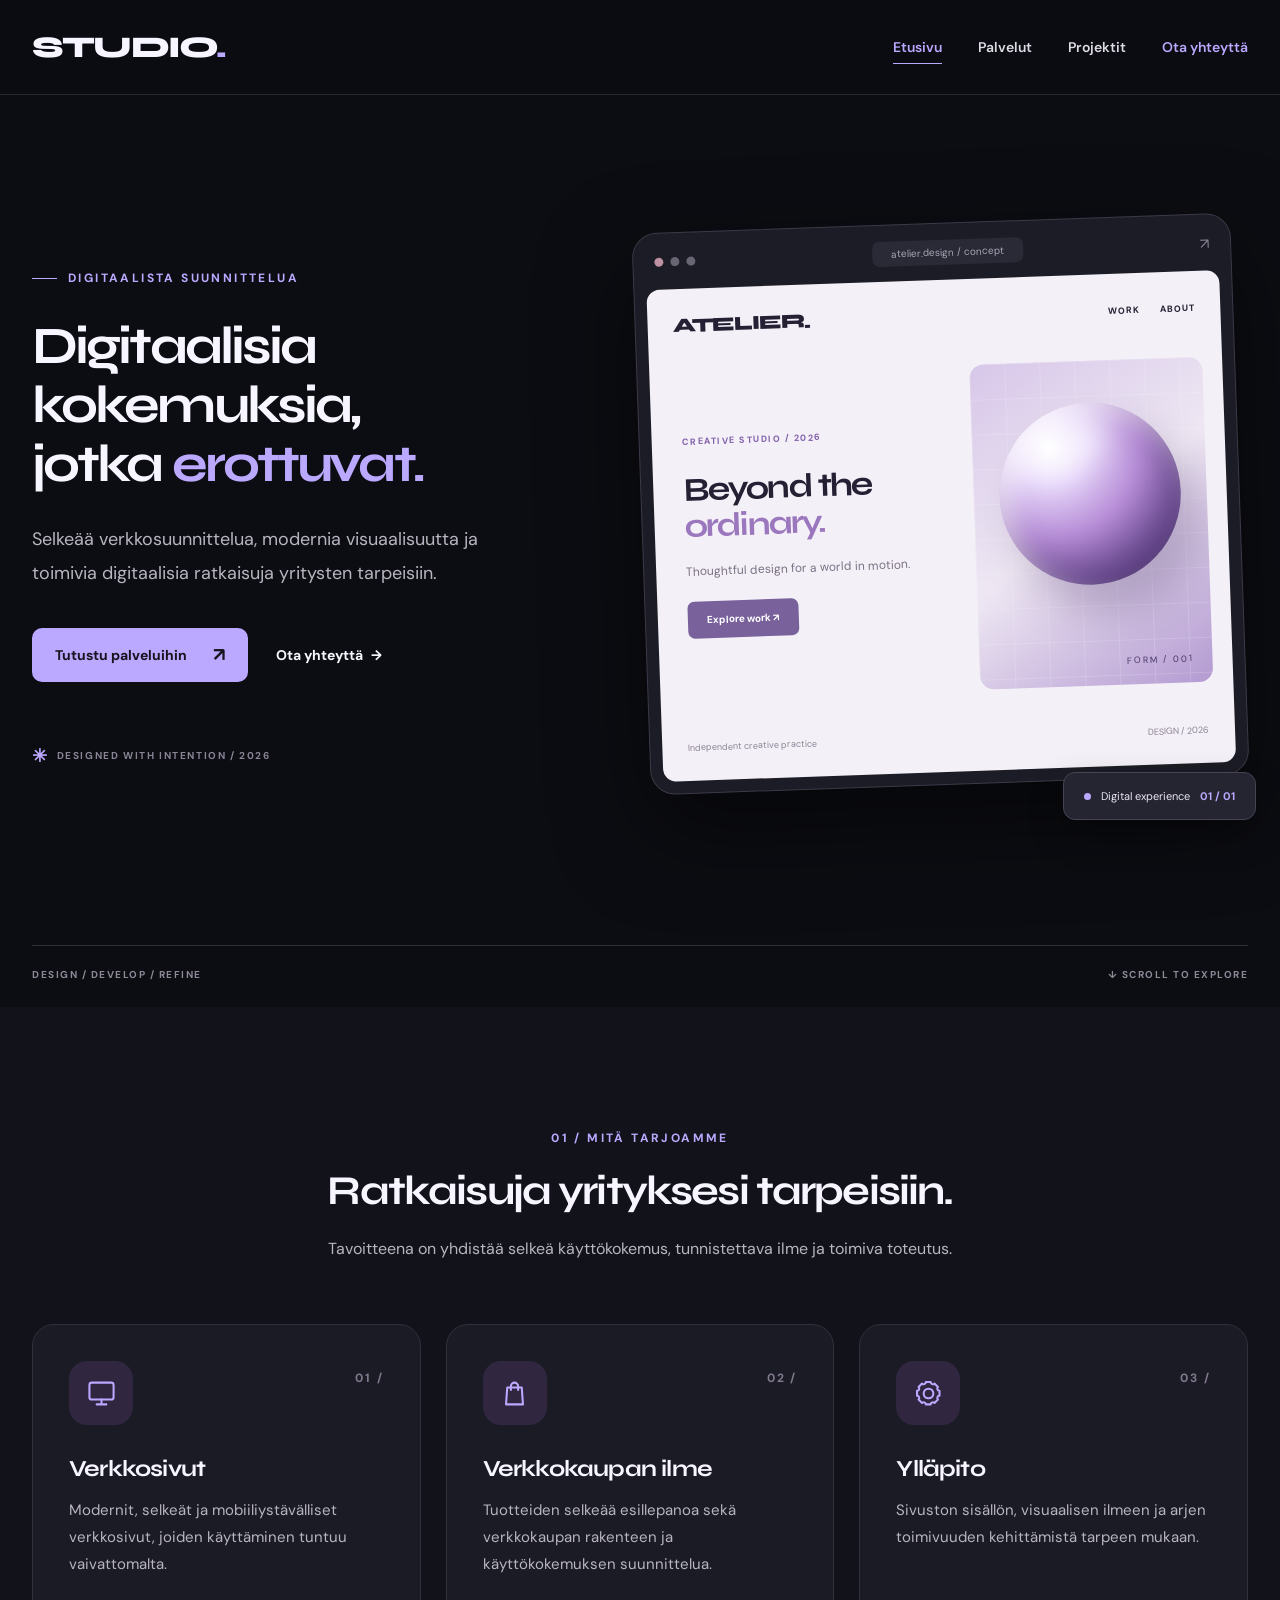
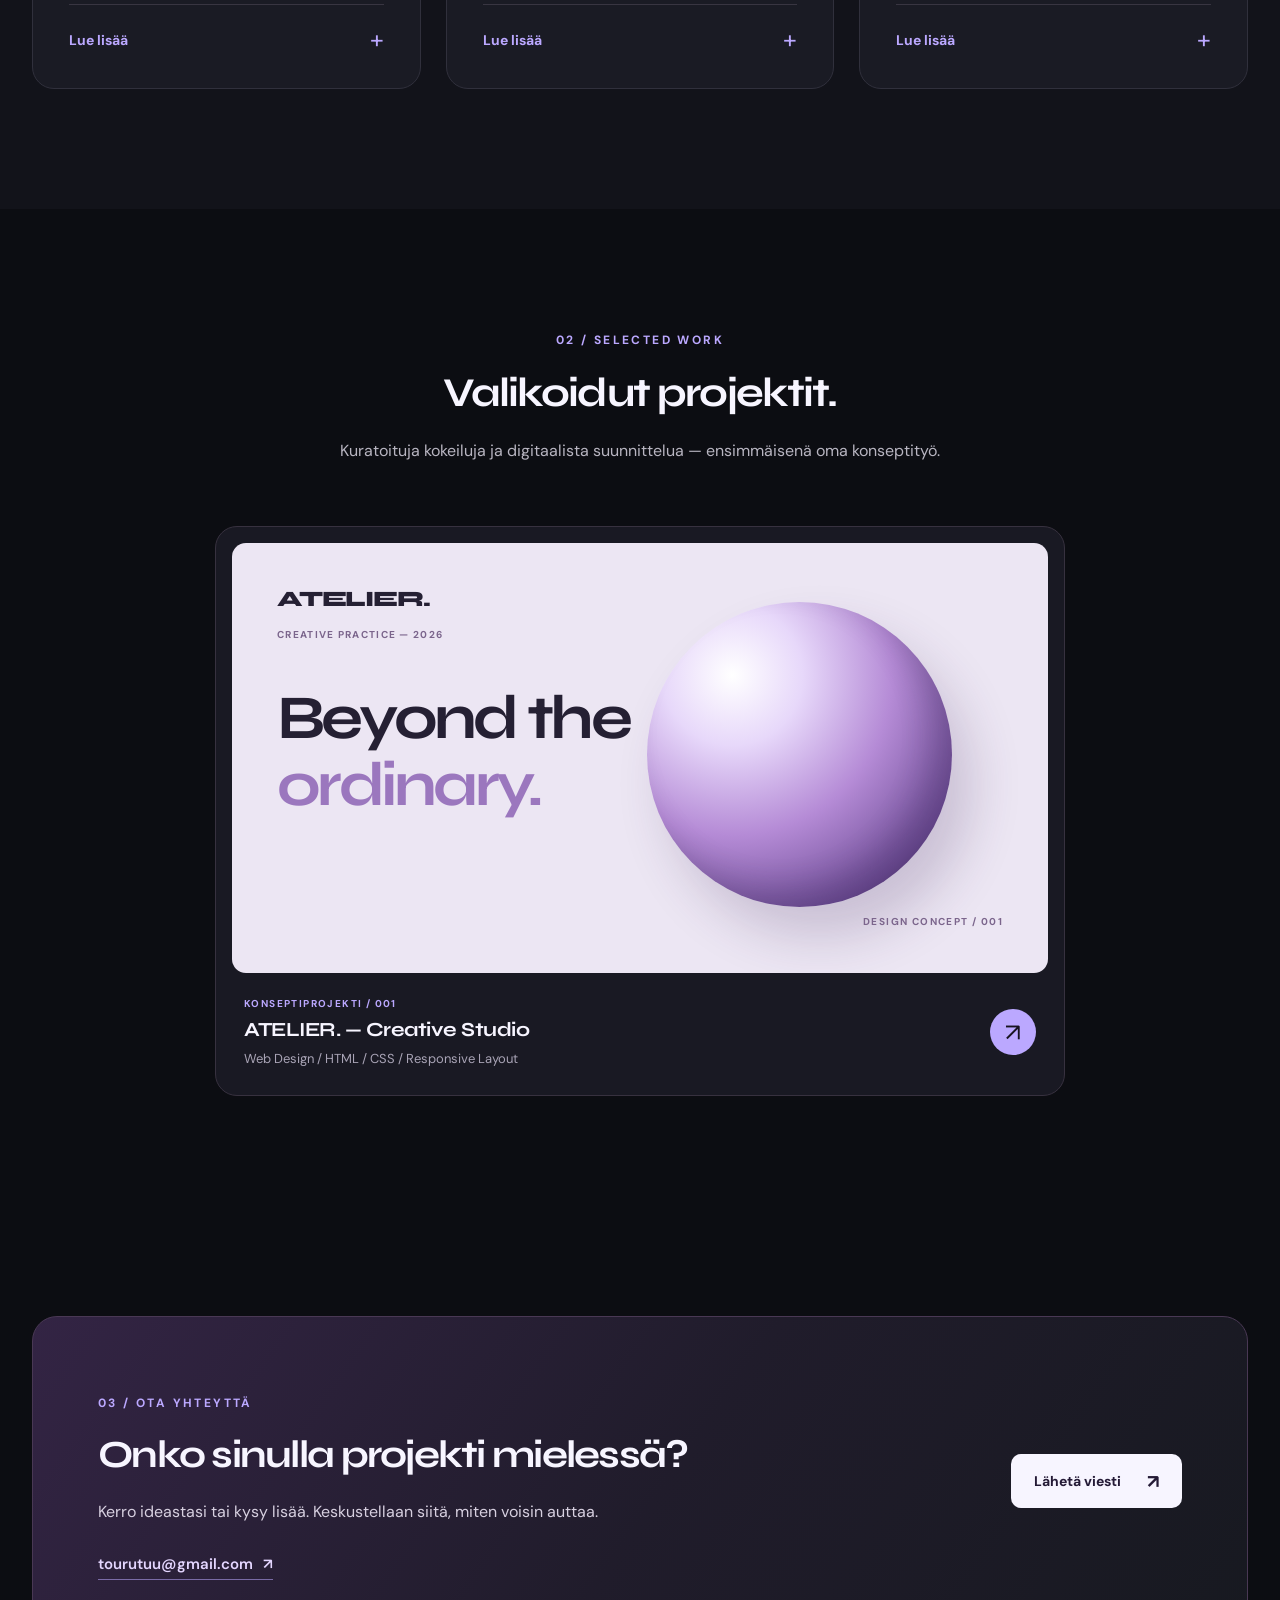
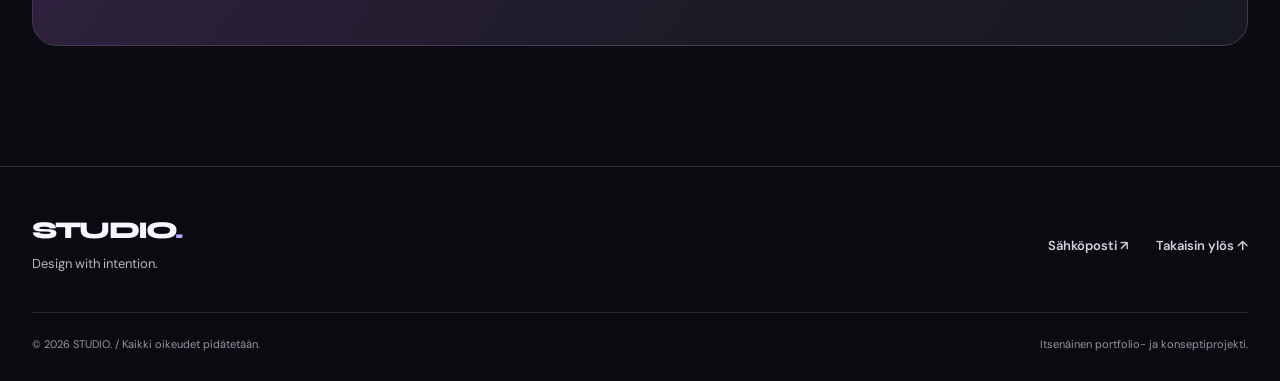
<file: index.html>
<!DOCTYPE html>
<html lang="fi">
<head>
  <meta charset="UTF-8">
  <meta name="viewport" content="width=device-width, initial-scale=1.0">
  <meta name="description" content="STUDIO. – selkeää verkkosuunnittelua, modernia digitaalista ilmettä ja harkittuja verkkosivuratkaisuja.">
  <meta name="theme-color" content="#0c0d12">
  <title>STUDIO. | Web Design & Digital Experiences</title>
  <link rel="preconnect" href="https://fonts.googleapis.com">
  <link rel="preconnect" href="https://fonts.gstatic.com" crossorigin>
  <link href="https://fonts.googleapis.com/css2?family=DM+Sans:wght@400;500;600;700&family=Syne:wght@500;600;700;800&display=swap" rel="stylesheet">
  <link rel="stylesheet" href="style.css">
  <script src="script.js" defer></script>
</head>
<body>
  <a class="skip-link" href="#sisalto">Siirry sisältöön</a>

  <header class="site-header" id="sivun-alku">
    <div class="container navbar">
      <a href="#etusivu" class="logo" aria-label="STUDIO. – etusivulle">STUDIO<span>.</span></a>

      <button class="menu-toggle" type="button" aria-controls="nav-links" aria-expanded="false" aria-label="Avaa valikko" hidden>
        <span></span><span></span><span></span>
      </button>

      <nav class="nav-links" id="nav-links" aria-label="Päävalikko">
        <a href="#etusivu" aria-current="location">Etusivu</a>
        <a href="#palvelut">Palvelut</a>
        <a href="#projektit">Projektit</a>
        <a href="#yhteys" class="nav-contact">Ota yhteyttä</a>
      </nav>
    </div>
  </header>

  <main id="sisalto">
    <section id="etusivu" class="hero container" aria-labelledby="hero-otsikko">
      <div class="hero-teksti reveal">
        <p class="ylateksti"><span class="ylateksti-viiva" aria-hidden="true"></span>DIGITAALISTA SUUNNITTELUA</p>
        <h1 id="hero-otsikko">Digitaalisia kokemuksia, jotka <span>erottuvat.</span></h1>
        <p class="hero-kuvaus">Selkeää verkkosuunnittelua, modernia visuaalisuutta ja toimivia digitaalisia ratkaisuja yritysten tarpeisiin.</p>
        <div class="hero-painikkeet">
          <a href="#palvelut" class="painike">Tutustu palveluihin <span aria-hidden="true">↗</span></a>
          <a href="#yhteys" class="tekstilinkki">Ota yhteyttä <span aria-hidden="true">→</span></a>
        </div>
        <p class="hero-alaviite"><span aria-hidden="true">✳</span> DESIGNED WITH INTENTION / 2026</p>
      </div>

      <div class="hero-visual reveal" aria-label="ATELIER.-konseptisivun visuaalinen esikatselu" role="img">
        <div class="mock-browser" aria-hidden="true">
          <div class="mock-browser-top">
            <div class="mock-dots"><span></span><span></span><span></span></div>
            <div class="mock-url">atelier.design / concept</div>
            <span class="mock-browser-icon">↗</span>
          </div>
          <div class="mock-page">
            <div class="mock-page-nav"><span class="mock-brand">ATELIER.</span><div class="mock-page-links"><span>WORK</span><span>ABOUT</span></div></div>
            <div class="mock-page-hero">
              <div class="mock-page-copy">
                <span class="mock-eyebrow">CREATIVE STUDIO / 2026</span>
                <h2>Beyond the <em>ordinary.</em></h2>
                <p>Thoughtful design for a world in motion.</p>
                <span class="mock-cta">Explore work ↗</span>
              </div>
              <div class="mock-art"><div class="mock-art-grid"></div><div class="mock-orb"></div><span class="mock-art-tag">FORM / 001</span></div>
            </div>
            <div class="mock-page-bottom"><span>Independent creative practice</span><span>DESIGN / 2026</span></div>
          </div>
        </div>
        <div class="mock-floating-note" aria-hidden="true"><span class="mock-status"></span> Digital experience <strong>01 / 01</strong></div>
      </div>
    </section>

    <div class="container osio-erotin" aria-hidden="true"><span>DESIGN / DEVELOP / REFINE</span><span>↓ SCROLL TO EXPLORE</span></div>

    <section id="palvelut" class="palvelut-osio" aria-labelledby="palvelut-otsikko">
      <div class="container">
        <div class="osion-otsikko reveal">
          <p class="ylateksti">01 / MITÄ TARJOAMME</p>
          <h2 id="palvelut-otsikko">Ratkaisuja yrityksesi tarpeisiin.</h2>
          <p>Tavoitteena on yhdistää selkeä käyttökokemus, tunnistettava ilme ja toimiva toteutus.</p>
        </div>
        <div class="palvelut">
          <article class="palvelu reveal">
            <div class="palvelu-ikoni" aria-hidden="true"><svg viewBox="0 0 24 24" fill="none" stroke="currentColor" stroke-width="1.7" stroke-linecap="round" stroke-linejoin="round"><rect x="2" y="3" width="20" height="14" rx="2"/><path d="M8 21h8M12 17v4"/></svg></div>
            <span class="kortti-numero">01 /</span>
            <h3>Verkkosivut</h3>
            <p>Modernit, selkeät ja mobiiliystävälliset verkkosivut, joiden käyttäminen tuntuu vaivattomalta.</p>
            <details class="palvelu-tiedot">
              <summary>Lue lisää</summary>
              <div class="lisatiedot">
                <p>Suunnittelun lähtökohtana ovat yrityksen tavoitteet ja kävijän tarpeet.</p>
                <ul><li>Yrityksen esittelysivut</li><li>Responsiivinen ulkoasu</li><li>Selkeät yhteydenottopolut</li><li>Hakukoneoptimoinnin perusteet</li></ul>
              </div>
            </details>
          </article>

          <article class="palvelu reveal">
            <div class="palvelu-ikoni" aria-hidden="true"><svg viewBox="0 0 24 24" fill="none" stroke="currentColor" stroke-width="1.7" stroke-linecap="round" stroke-linejoin="round"><path d="M6 7h12l1 14H5L6 7Z"/><path d="M9 9V6a3 3 0 0 1 6 0v3"/></svg></div>
            <span class="kortti-numero">02 /</span>
            <h3>Verkkokaupan ilme</h3>
            <p>Tuotteiden selkeää esillepanoa sekä verkkokaupan rakenteen ja käyttökokemuksen suunnittelua.</p>
            <details class="palvelu-tiedot">
              <summary>Lue lisää</summary>
              <div class="lisatiedot">
                <p>Hyvä verkkokaupan käyttöliittymä auttaa asiakasta löytämään etsimänsä.</p>
                <ul><li>Tuotesivujen ulkoasu</li><li>Kategoriat ja navigaatio</li><li>Ostoskorin käyttöliittymäluonnokset</li><li>Mobiilinäkymien suunnittelu</li></ul>
              </div>
            </details>
          </article>

          <article class="palvelu reveal">
            <div class="palvelu-ikoni" aria-hidden="true"><svg viewBox="0 0 24 24" fill="none" stroke="currentColor" stroke-width="1.7" stroke-linecap="round" stroke-linejoin="round"><path d="M12 8a4 4 0 1 0 0 8 4 4 0 0 0 0-8Z"/><path d="M19.4 15a1.7 1.7 0 0 0 .34 1.88l.06.06-2.86 2.86-.06-.06A1.7 1.7 0 0 0 15 19.4a1.7 1.7 0 0 0-1.2 1.57V21h-4v-.08A1.7 1.7 0 0 0 8.6 19.4a1.7 1.7 0 0 0-1.88.34l-.06.06L3.8 16.94l.06-.06A1.7 1.7 0 0 0 4.2 15a1.7 1.7 0 0 0-1.57-1.2H2.5v-4h.13A1.7 1.7 0 0 0 4.2 8.6a1.7 1.7 0 0 0-.34-1.88L3.8 6.66 6.66 3.8l.06.06A1.7 1.7 0 0 0 8.6 4.2a1.7 1.7 0 0 0 1.2-1.57V2.5h4v.13A1.7 1.7 0 0 0 15 4.2a1.7 1.7 0 0 0 1.88-.34l.06-.06 2.86 2.86-.06.06A1.7 1.7 0 0 0 19.4 8.6a1.7 1.7 0 0 0 1.57 1.2h.13v4h-.13A1.7 1.7 0 0 0 19.4 15Z"/></svg></div>
            <span class="kortti-numero">03 /</span>
            <h3>Ylläpito</h3>
            <p>Sivuston sisällön, visuaalisen ilmeen ja arjen toimivuuden kehittämistä tarpeen mukaan.</p>
            <details class="palvelu-tiedot">
              <summary>Lue lisää</summary>
              <div class="lisatiedot">
                <p>Jo pienillä päivityksillä sivusto voidaan pitää ajankohtaisena ja selkeänä.</p>
                <ul><li>Tekstien ja kuvien päivitykset</li><li>Ulkoasun pienkehitys</li><li>Käyttökokemuksen parannukset</li><li>Toimivuuden tarkistukset</li></ul>
              </div>
            </details>
          </article>
        </div>
      </div>
    </section>

    <section id="projektit" class="projektit-osio" aria-labelledby="projektit-otsikko">
      <div class="container">
        <div class="osion-otsikko reveal">
          <p class="ylateksti">02 / SELECTED WORK</p>
          <h2 id="projektit-otsikko">Valikoidut projektit.</h2>
          <p>Kuratoituja kokeiluja ja digitaalista suunnittelua — ensimmäisenä oma konseptityö.</p>
        </div>
        <a href="atelier.html" class="projekti-kortti reveal" aria-label="Avaa ATELIER. – luova verkkosivukonsepti">
          <div class="projekti-kuva">
            <div class="projekti-esikatselu" aria-hidden="true">
              <p class="projekti-logo">ATELIER.</p>
              <span class="projekti-merkinta">CREATIVE PRACTICE — 2026</span>
              <h3>Beyond the<br><span>ordinary.</span></h3>
              <div class="projekti-pallo"></div>
              <span class="projekti-kuva-alateksti">DESIGN CONCEPT / 001</span>
            </div>
          </div>
          <div class="projekti-tiedot">
            <div><p class="projekti-kategoria">KONSEPTIPROJEKTI / 001</p><h3>ATELIER. — Creative Studio</h3><p>Web Design / HTML / CSS / Responsive Layout</p></div>
            <span class="projekti-nuoli" aria-hidden="true">↗</span>
          </div>
        </a>
      </div>
    </section>

    <section id="yhteys" class="yhteys-osio" aria-labelledby="yhteys-otsikko">
      <div class="container yhteys-laatikko reveal">
        <div class="yhteys-teksti">
          <p class="ylateksti">03 / OTA YHTEYTTÄ</p>
          <h2 id="yhteys-otsikko">Onko sinulla projekti mielessä?</h2>
          <p>Kerro ideastasi tai kysy lisää. Keskustellaan siitä, miten voisin auttaa.</p>
          <a class="yhteys-email" href="mailto:tourutuu@gmail.com">tourutuu@gmail.com <span aria-hidden="true">↗</span></a>
        </div>
        <a href="mailto:tourutuu@gmail.com?subject=Yhteydenotto%20STUDIO.-sivustolta" class="painike painike-vaalea">Lähetä viesti <span aria-hidden="true">↗</span></a>
      </div>
    </section>
  </main>

  <footer class="footer">
    <div class="container footer-sisalto">
      <div><a href="#etusivu" class="logo footer-logo">STUDIO<span>.</span></a><p>Design with intention.</p></div>
      <div class="footer-oikea"><a href="mailto:tourutuu@gmail.com">Sähköposti ↗</a><a href="#etusivu">Takaisin ylös ↑</a></div>
    </div>
    <div class="container footer-ala"><span>© 2026 STUDIO. / Kaikki oikeudet pidätetään.</span><span>Itsenäinen portfolio- ja konseptiprojekti.</span></div>
  </footer>

  <button class="takaisin-ylos" type="button" aria-label="Takaisin sivun alkuun" title="Takaisin ylös" hidden>↑</button>
</body>
</html>
</file>
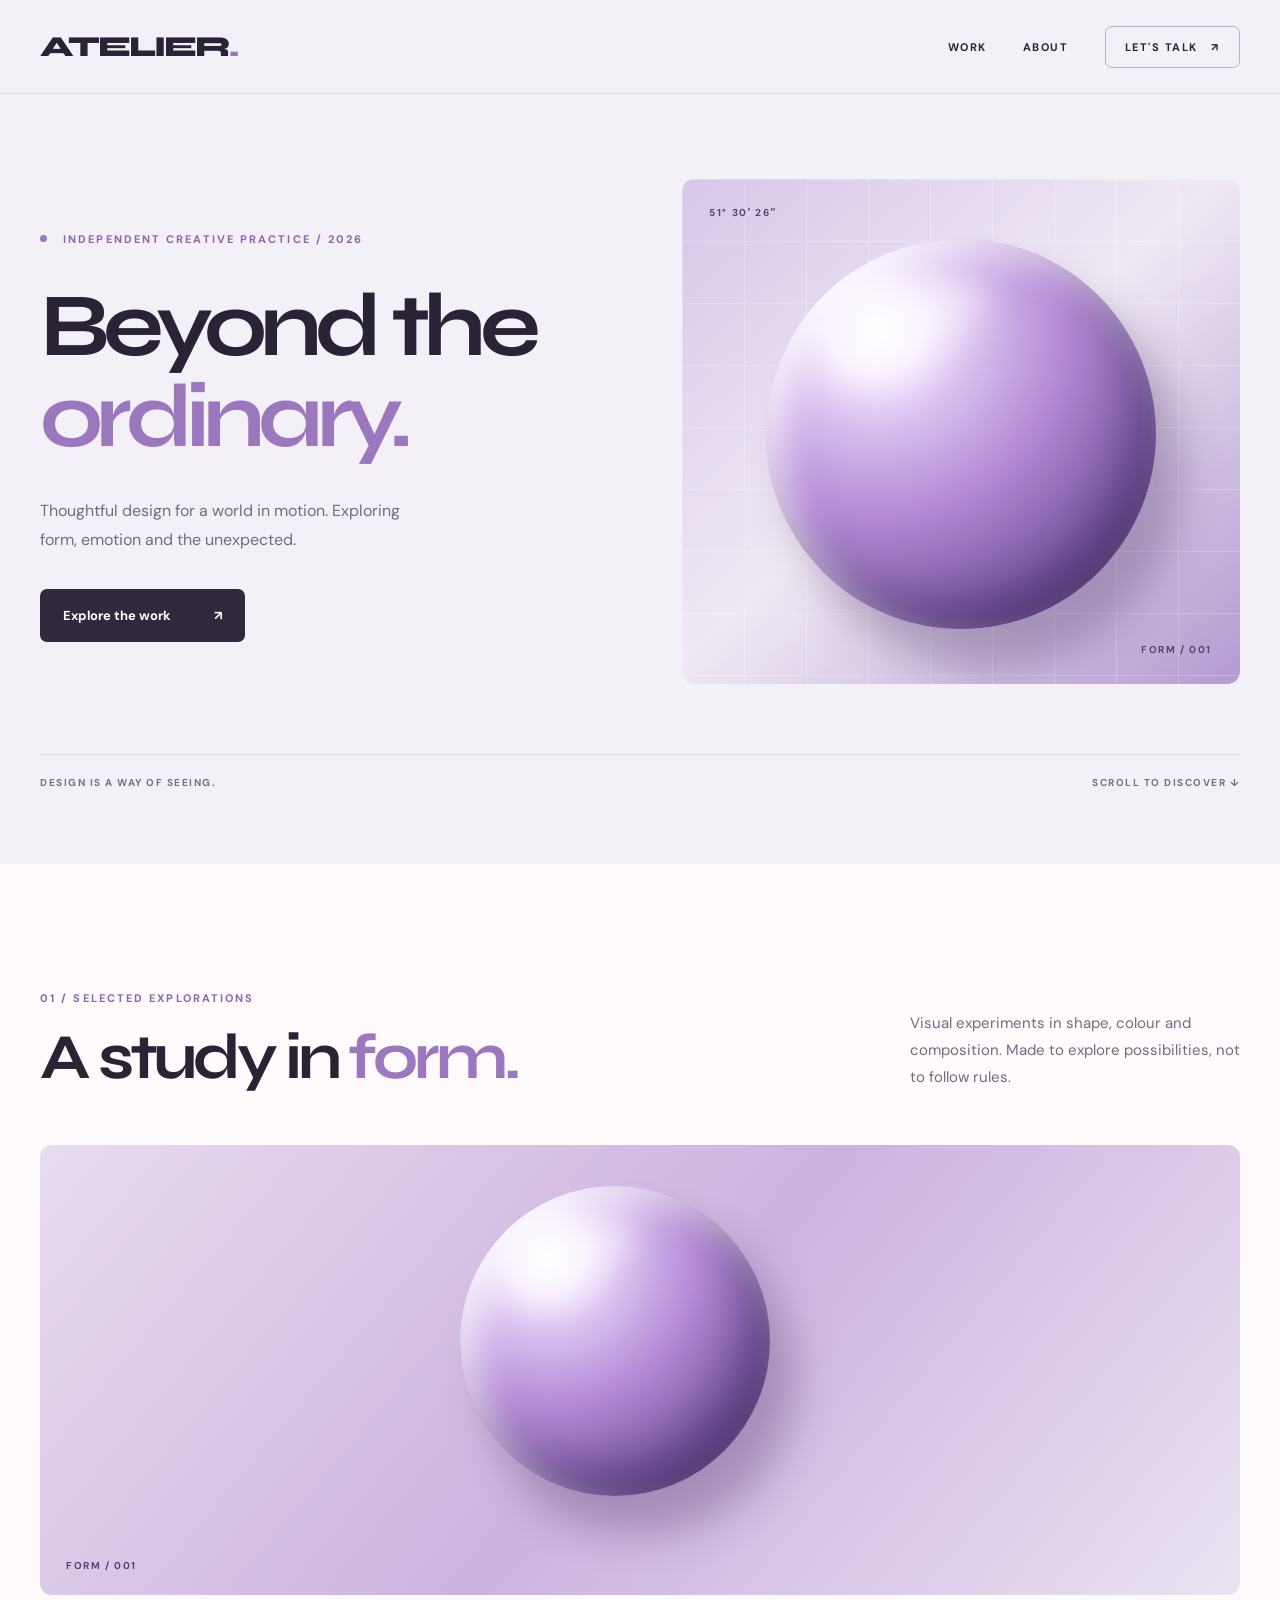
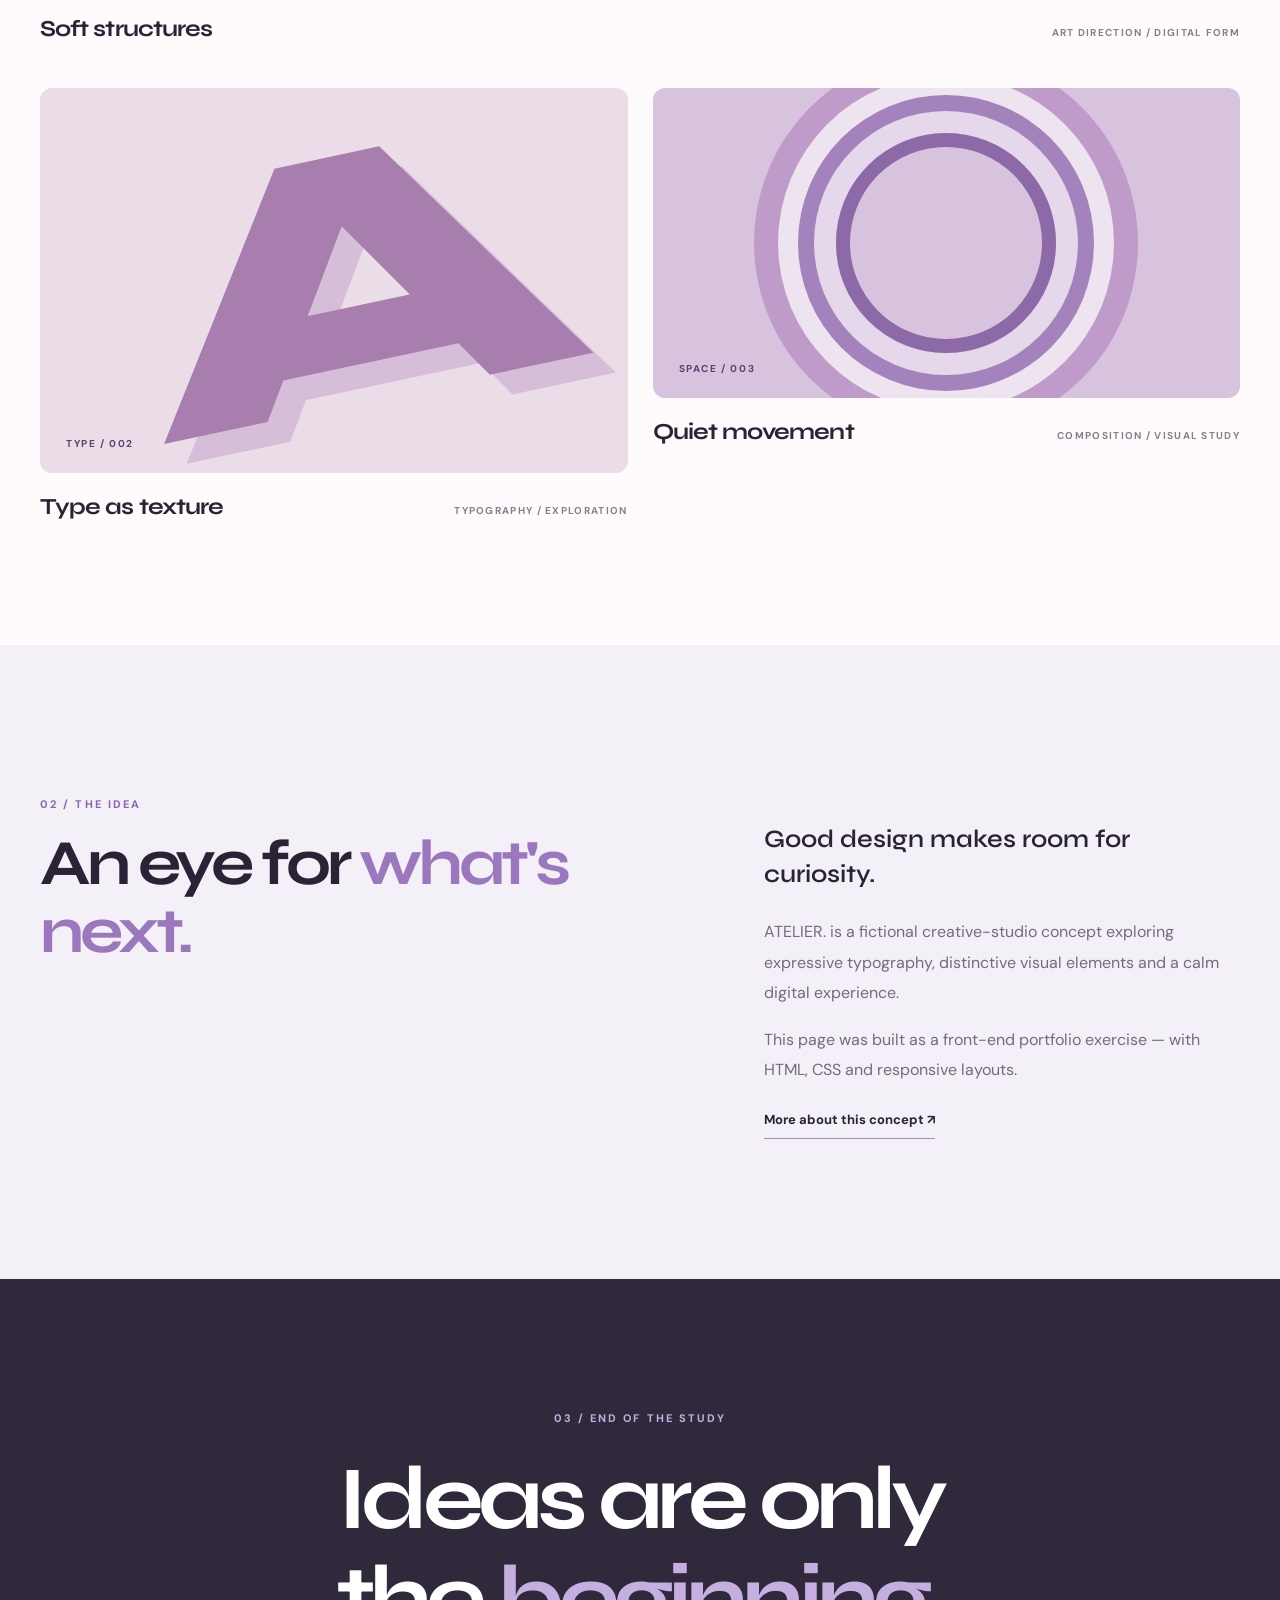
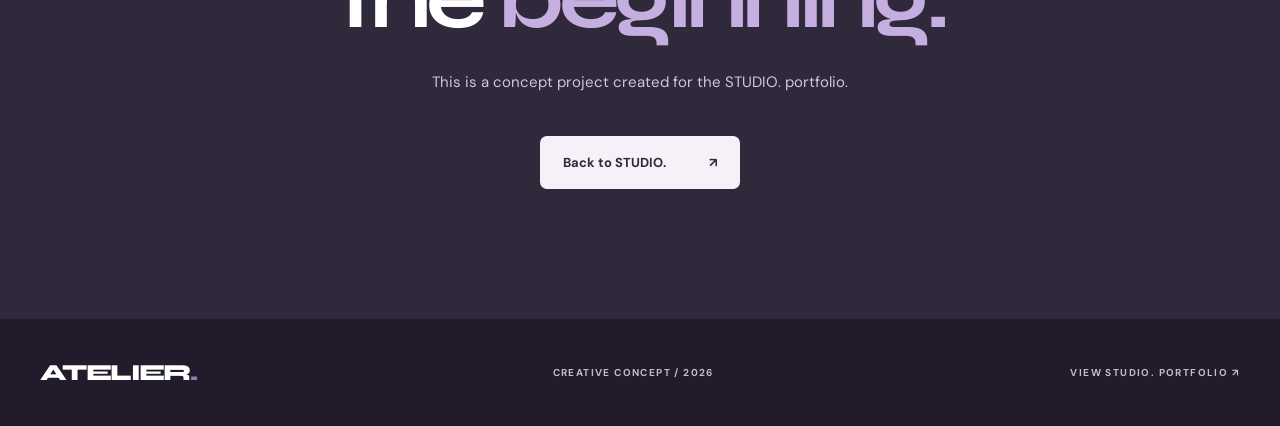
<file: atelier.html>
<!DOCTYPE html>
<html lang="en">
<head>
  <meta charset="UTF-8">
  <meta name="viewport" content="width=device-width, initial-scale=1.0">
  <meta name="description" content="ATELIER. — a creative studio website concept designed and developed for the STUDIO. portfolio.">
  <meta name="theme-color" content="#f4f0f7">
  <title>ATELIER. — Beyond the Ordinary</title>
  <link rel="preconnect" href="https://fonts.googleapis.com">
  <link rel="preconnect" href="https://fonts.gstatic.com" crossorigin>
  <link href="https://fonts.googleapis.com/css2?family=DM+Sans:wght@400;500;600;700&family=Syne:wght@500;600;700;800&display=swap" rel="stylesheet">
  <link rel="stylesheet" href="atelier.css">
</head>
<body>
  <a class="skip-link" href="#main">Skip to content</a>

  <header class="site-header">
    <div class="container nav-row">
      <a class="wordmark" href="#top" aria-label="Atelier home">ATELIER<span>.</span></a>
      <nav class="site-nav" aria-label="Main navigation">
        <a href="#work">WORK</a>
        <a href="#about">ABOUT</a>
        <a class="nav-cta" href="#contact">LET'S TALK <span aria-hidden="true">↗</span></a>
      </nav>
    </div>
  </header>

  <main id="main">
    <section id="top" class="hero container" aria-labelledby="hero-title">
      <div class="hero-copy">
        <p class="eyebrow"><span class="tiny-dot" aria-hidden="true"></span> INDEPENDENT CREATIVE PRACTICE / 2026</p>
        <h1 id="hero-title">Beyond the <em>ordinary.</em></h1>
        <p class="hero-description">Thoughtful design for a world in motion. Exploring form, emotion and the unexpected.</p>
        <a class="button button-dark" href="#work">Explore the work <span aria-hidden="true">↗</span></a>
      </div>
      <div class="hero-art" role="img" aria-label="Abstract glossy lavender sphere on a pastel-purple background">
        <div class="art-grid" aria-hidden="true"></div>
        <div class="hero-orb" aria-hidden="true"></div>
        <span class="art-index">FORM / 001</span>
        <span class="art-coordinate">51° 30′ 26″</span>
      </div>
    </section>

    <div class="container hero-caption">
      <p>DESIGN IS A WAY OF SEEING.</p>
      <p>SCROLL TO DISCOVER <span aria-hidden="true">↓</span></p>
    </div>

    <section class="work-section" id="work" aria-labelledby="work-heading">
      <div class="container">
        <div class="section-heading">
          <div>
            <p class="eyebrow">01 / SELECTED EXPLORATIONS</p>
            <h2 id="work-heading">A study in <em>form.</em></h2>
          </div>
          <p class="section-intro">Visual experiments in shape, colour and composition. Made to explore possibilities, not to follow rules.</p>
        </div>
        <div class="work-grid">
          <article class="work-card work-card-featured">
            <div class="work-art art-one" role="img" aria-label="Glossy purple sphere floating on a soft lavender background"><div class="small-orb" aria-hidden="true"></div><span class="art-label">FORM / 001</span></div>
            <div class="work-meta"><h3>Soft structures</h3><p>ART DIRECTION / DIGITAL FORM</p></div>
          </article>
          <article class="work-card">
            <div class="work-art art-two" role="img" aria-label="Oversized serif-like letter A on a pale pink background"><span class="big-letter" aria-hidden="true">A</span><span class="art-label">TYPE / 002</span></div>
            <div class="work-meta"><h3>Type as texture</h3><p>TYPOGRAPHY / EXPLORATION</p></div>
          </article>
          <article class="work-card">
            <div class="work-art art-three" role="img" aria-label="Abstract lavender concentric lines"><div class="rings" aria-hidden="true"></div><span class="art-label">SPACE / 003</span></div>
            <div class="work-meta"><h3>Quiet movement</h3><p>COMPOSITION / VISUAL STUDY</p></div>
          </article>
        </div>
      </div>
    </section>

    <section id="about" class="about-section" aria-labelledby="about-heading">
      <div class="container about-layout">
        <div><p class="eyebrow">02 / THE IDEA</p><h2 id="about-heading">An eye for <em>what's next.</em></h2></div>
        <div class="about-copy">
          <p class="about-lead">Good design makes room for curiosity.</p>
          <p>ATELIER. is a fictional creative-studio concept exploring expressive typography, distinctive visual elements and a calm digital experience.</p>
          <p>This page was built as a front-end portfolio exercise — with HTML, CSS and responsive layouts.</p>
          <a class="inline-link" href="#contact">More about this concept <span aria-hidden="true">↗</span></a>
        </div>
      </div>
    </section>

    <section id="contact" class="contact-section" aria-labelledby="contact-heading">
      <div class="container contact-inner">
        <p class="eyebrow">03 / END OF THE STUDY</p>
        <h2 id="contact-heading">Ideas are only<br>the <em>beginning.</em></h2>
        <p>This is a concept project created for the STUDIO. portfolio.</p>
        <a class="button button-light" href="index.html#projektit">Back to STUDIO. <span aria-hidden="true">↗</span></a>
      </div>
    </section>
  </main>

  <footer class="footer">
    <div class="container footer-row">
      <span class="wordmark footer-wordmark">ATELIER<span>.</span></span>
      <span>CREATIVE CONCEPT / 2026</span>
      <a href="index.html#projektit">VIEW STUDIO. PORTFOLIO ↗</a>
    </div>
  </footer>
</body>
</html>
</file>
<file: style.css>
/* =========================================================
   STUDIO. — verkkosivusto / viimeistelty versio 2026
   Teema: dark charcoal + lavender
   ========================================================= */

:root {
  --paavari: #bba8ff;
  --paavari-hover: #d3c5ff;
  --tausta: #0c0d12;
  --tausta-toinen: #12131a;
  --kortti: #1a1b24;
  --otsikko: #f7f5ff;
  --teksti: #b8b5c1;
  --reunus: #30303c;
  --fontti-otsikko: 'Syne', sans-serif;
  --fontti-teksti: 'DM Sans', sans-serif;
}

/* Yleinen rakenne */
*, *::before, *::after { box-sizing: border-box; }
html { scroll-behavior: smooth; }
body {
  margin: 0;
  overflow-x: hidden;
  background: var(--tausta);
  color: var(--otsikko);
  font-family: var(--fontti-teksti);
  -webkit-font-smoothing: antialiased;
}
h1, h2, h3 { font-family: var(--fontti-otsikko); }
a { color: inherit; text-decoration: none; }
button { font: inherit; }
button, a, summary { -webkit-tap-highlight-color: transparent; }
a:focus-visible, button:focus-visible, summary:focus-visible {
  outline: 3px solid var(--paavari);
  outline-offset: 5px;
}
.container { width: calc(100% - 64px); max-width: 1320px; margin-inline: auto; }
section[id] { scroll-margin-top: 110px; }
.skip-link {
  position: fixed; top: -80px; left: 20px; z-index: 999;
  background: #fff; color: #17131f; padding: 12px 18px;
  border-radius: 8px; font-weight: 700;
}
.skip-link:focus { top: 16px; }
::selection { color: #17131f; background: var(--paavari); }

/* Navigaatio */
.site-header {
  position: sticky; top: 0; z-index: 100;
  background: rgba(12, 13, 18, .89);
  border-bottom: 1px solid #282832;
  -webkit-backdrop-filter: blur(18px);
  backdrop-filter: blur(18px);
}
.navbar { display: flex; align-items: center; justify-content: space-between; gap: 30px; min-height: 94px; }
.logo {
  font: 800 30px/1 var(--fontti-otsikko);
  letter-spacing: -1.8px;
  color: var(--otsikko); white-space: nowrap;
}
.logo span { color: var(--paavari); }
.nav-links { display: flex; align-items: center; gap: 36px; }
.nav-links a {
  position: relative; padding: 9px 0; font-size: 14px; font-weight: 600;
  color: #dedbe7; transition: color .25s ease;
}
.nav-links a::after {
  content: ''; position: absolute; left: 0; right: 0; bottom: 1px;
  height: 1px; background: var(--paavari);
  transform: scaleX(0); transform-origin: left; transition: transform .25s ease;
}
.nav-links a:hover, .nav-links a[aria-current='location'] { color: var(--paavari); }
.nav-links a:hover::after, .nav-links a[aria-current='location']::after { transform: scaleX(1); }
.nav-links .nav-contact { color: var(--paavari); }
.menu-toggle[hidden] { display: none; }
.menu-toggle { display: none; }

/* Pääosio / hero */
.hero {
  display: grid;
  grid-template-columns: minmax(0, .95fr) minmax(0, 1.05fr);
  align-items: center; gap: 45px;
  padding-top: 100px; padding-bottom: 115px;
}
.hero-teksti { min-width: 0; }
.ylateksti {
  display: flex; align-items: center; gap: 11px;
  color: var(--paavari);
  font-size: 12px; font-weight: 700; letter-spacing: .2em;
  line-height: 1.5; text-transform: uppercase;
}
.ylateksti-viiva { width: 25px; height: 1px; background: var(--paavari); flex: none; }
.hero h1 {
  font-size: clamp(42px, 4.1vw, 64px);
  font-weight: 700; letter-spacing: -.055em;
  line-height: 1.12; margin: 30px 0;
  max-width: 620px; text-wrap: balance;
}
.hero h1 span { color: var(--paavari); }
.hero-kuvaus {
  max-width: 510px; font-size: 18px; line-height: 1.85;
  color: var(--teksti); margin: 0;
}
.hero-painikkeet { display: flex; flex-wrap: wrap; align-items: center; gap: 28px; margin-top: 38px; }
.painike {
  display: inline-flex; align-items: center; justify-content: center;
  gap: 26px; min-height: 54px;
  padding: 15px 23px; border: 0; border-radius: 10px;
  background: var(--paavari); color: #17131f;
  font-size: 14px; font-weight: 700;
  transition: background .3s ease, transform .3s ease, box-shadow .3s ease;
}
.painike:hover { background: var(--paavari-hover); transform: translateY(-3px); box-shadow: 0 12px 30px rgba(187,168,255,.15); }
.painike span { font-size: 19px; line-height: 1; }
.tekstilinkki { font-size: 14px; font-weight: 700; transition: color .3s ease; }
.tekstilinkki span { margin-left: 5px; }
.tekstilinkki:hover { color: var(--paavari); }
.hero-alaviite {
  display: flex; align-items: center; gap: 8px;
  margin: 62px 0 0;
  color: #898596; font-size: 10px; font-weight: 700;
  letter-spacing: .16em;
}
.hero-alaviite span { font-size: 18px; color: var(--paavari); }

/* Hero — esikatselu (samasta visuaalisesta kielestä kuin alkuperäinen ATELIER.) */
.hero-visual { position: relative; min-width: 0; padding: 28px 8px 45px; }
.mock-browser {
  padding: 12px; border: 1px solid #3c3948; border-radius: 25px;
  background: #1b1c25;
  box-shadow: 0 35px 90px rgba(0,0,0,.5);
  transform: rotate(-2deg);
  transition: transform .5s ease, box-shadow .5s ease;
}
@media (hover: hover) {
  .mock-browser:hover { transform: rotate(0) translateY(-8px); box-shadow: 0 45px 100px rgba(0,0,0,.6); }
}
.mock-browser-top { display: flex; justify-content: space-between; align-items: center; gap: 14px; padding: 4px 9px 15px; }
.mock-dots { display: flex; gap: 7px; }
.mock-dots span { width: 9px; height: 9px; border-radius: 50%; background: #686675; }
.mock-dots span:first-child { background: #bd90a2; }
.mock-url { padding: 6px 19px; border-radius: 7px; background: #292a35; color: #aaa5b7; font-size: 10px; }
.mock-browser-icon { color: #888294; font-size: 15px; }
.mock-page { color: #252033; background: #f4f0f7; border-radius: 13px; overflow: hidden; }
.mock-page-nav { display: flex; align-items: center; justify-content: space-between; gap: 15px; padding: 27px 25px; }
.mock-brand { font: 800 20px/1 var(--fontti-otsikko); letter-spacing: -1.2px; }
.mock-page-links { display: flex; gap: 20px; font-size: 9px; font-weight: 700; letter-spacing: 1px; }
.mock-page-hero { display: grid; grid-template-columns: minmax(0, 1.1fr) minmax(0, .9fr); align-items: stretch; gap: 16px; padding: 12px 20px 20px; }
.mock-page-copy { display: flex; flex-direction: column; align-items: flex-start; justify-content: center; min-width: 0; padding: 20px 10px; }
.mock-eyebrow { color: #8061a9; font-size: 9px; font-weight: 700; letter-spacing: 1.5px; }
.mock-page-copy h2 { font-size: clamp(24px, 2.6vw, 42px); line-height: 1.08; letter-spacing: -.055em; margin: 25px 0 17px; overflow-wrap: anywhere; }
.mock-page-copy h2 em { color: #9b77be; font-style: normal; }
.mock-page-copy p { color: #797184; font-size: 12px; line-height: 1.7; max-width: 230px; margin: 0; }
.mock-cta { display: inline-block; background: #79619c; color: white; padding: 12px 19px; border-radius: 7px; font-size: 10px; font-weight: 700; margin-top: 20px; }
.mock-art { position: relative; min-height: 325px; overflow: hidden; border-radius: 14px; background: linear-gradient(145deg,#d7c7e9 0%,#eee7f3 48%,#b39ad1 100%); }
.mock-art-grid { position: absolute; inset: 0; opacity: .17; background: linear-gradient(#fff 1px,transparent 1px),linear-gradient(90deg,#fff 1px,transparent 1px); background-size: 35px 35px; }
.mock-orb {
  position: absolute; width: 78%; aspect-ratio: 1; top: 13%; left: 11%; border-radius: 50%;
  background: radial-gradient(circle at 28% 24%,#fff 0%,#e7d8fa 19%,#b58bd6 48%,#72509a 75%,#312049 100%);
  box-shadow: inset -18px -22px 35px rgba(34,18,62,.2),inset 12px 12px 25px rgba(255,255,255,.6),18px 28px 40px rgba(63,40,90,.25);
  animation: orb-float 8s ease-in-out infinite;
}
.mock-orb::after { content:''; position:absolute; width:48%; height:24%; top:13%; left:13%; border-radius:50%; background:rgba(255,255,255,.45); filter:blur(12px); transform:rotate(-25deg); }
.mock-art-tag { position:absolute; right:18px; bottom:18px; font-size:9px; letter-spacing:2px; color:#4b3865; }
.mock-page-bottom { display:flex; justify-content:space-between; gap:12px; padding:22px 26px 27px; font-size:9px; color:#8b8394; }
.mock-floating-note { position:absolute; right:-8px; bottom:10px; display:flex; align-items:center; gap:10px; padding:16px 20px; background:#242530; color:#eae5f4; border:1px solid #484252; border-radius:12px; font-size:11px; box-shadow:0 15px 35px rgba(0,0,0,.3); }
.mock-floating-note strong { color:var(--paavari); }
.mock-status { width:7px; height:7px; border-radius:50%; background:var(--paavari); }
@keyframes orb-float { 0%,100% { transform:translateY(0); } 50% { transform:translateY(-12px); } }

.osio-erotin { display:flex; align-items:center; justify-content:space-between; gap:20px; border-top:1px solid var(--reunus); padding:22px 0 26px; color:#8d8999; font-size:10px; font-weight:700; letter-spacing:.15em; }

/* Palvelut */
.palvelut-osio { background:var(--tausta-toinen); padding:110px 0 120px; }
.osion-otsikko { max-width:710px; text-align:center; margin:0 auto 60px; }
.osion-otsikko .ylateksti { justify-content:center; }
.osion-otsikko h2 { font-size:clamp(30px,3.2vw,45px); letter-spacing:-.045em; line-height:1.18; margin:20px 0; text-wrap:balance; }
.osion-otsikko > p:last-child { color:var(--teksti); font-size:16px; line-height:1.8; }
.palvelut { display:grid; grid-template-columns:repeat(3,minmax(0,1fr)); align-items:start; gap:25px; }
.palvelu {
  position:relative; min-width:0; background:var(--kortti); border:1px solid var(--reunus); border-radius:22px;
  padding:36px; min-height:350px;
  transition:transform .35s ease,border-color .35s ease,box-shadow .35s ease;
}
@media (hover:hover) { .palvelu:hover { transform:translateY(-8px); border-color:#80709e; box-shadow:0 20px 50px rgba(0,0,0,.25); } }
.palvelu-ikoni { display:flex; align-items:center; justify-content:center; width:64px; height:64px; border-radius:18px; background:#302640; color:var(--paavari); transition:background-color .3s ease,transform .3s ease; }
.palvelu-ikoni svg { display:block; width:29px; height:29px; }
@media (hover:hover) { .palvelu:hover .palvelu-ikoni { background:#443354; transform:scale(1.06); } }
.kortti-numero { position:absolute; right:36px; top:45px; font-size:12px; font-weight:700; letter-spacing:.16em; color:#81798e; }
.palvelu h3 { font-size:23px; letter-spacing:-.035em; margin:30px 0 15px; }
.palvelu > p { color:var(--teksti); font-size:15px; line-height:1.8; min-height:82px; }
.palvelu-tiedot { border-top:1px solid #383541; margin-top:25px; padding-top:22px; }
.palvelu-tiedot summary { display:flex; align-items:center; justify-content:space-between; gap:12px; color:var(--paavari); font-size:14px; font-weight:700; cursor:pointer; list-style:none; }
.palvelu-tiedot summary::-webkit-details-marker { display:none; }
.palvelu-tiedot summary::after { content:'+'; font-size:25px; font-weight:400; line-height:1; }
.palvelu-tiedot[open] summary::after { content:'−'; }
.lisatiedot { padding-top:20px; color:var(--teksti); font-size:14px; line-height:1.8; }
.lisatiedot p { margin-top:0; }
.lisatiedot ul { margin:12px 0 0; padding-left:20px; }
.lisatiedot li { margin-bottom:10px; }

/* Projektigalleria */
.projektit-osio { padding:110px 0 120px; background:var(--tausta); }
.projekti-kortti { display:block; max-width:850px; margin:0 auto; padding:16px; border:1px solid #37313f; border-radius:22px; background:#191923; transition:transform .3s ease,border-color .3s ease,box-shadow .3s ease; }
@media (hover:hover) { .projekti-kortti:hover { transform:translateY(-6px); border-color:var(--paavari); box-shadow:0 24px 48px rgba(0,0,0,.25); } }
.projekti-kuva { padding:45px; border-radius:14px; background:#ece6f3; overflow:hidden; }
.projekti-esikatselu { position:relative; min-height:340px; isolation:isolate; color:#252033; }
.projekti-logo { position:relative; z-index:1; font:800 22px/1 var(--fontti-otsikko); letter-spacing:-.055em; margin:0; }
.projekti-merkinta { position:relative; z-index:1; display:inline-block; margin-top:18px; color:#7b658c; font-size:10px; letter-spacing:.13em; font-weight:700; }
.projekti-esikatselu h3 { position:relative; z-index:1; font-size:clamp(36px,5vw,62px); letter-spacing:-.06em; line-height:1.07; margin:42px 0 0; }
.projekti-esikatselu h3 span { color:#9b77be; }
.projekti-pallo { position:absolute; right:7%; top:4%; width:42%; aspect-ratio:1; border-radius:50%; background:radial-gradient(circle at 28% 24%,#fff,#e7d8fa 22%,#b58bd6 50%,#72509a 78%,#312049); box-shadow:inset -20px -18px 30px rgba(34,18,62,.2),20px 30px 50px rgba(63,40,90,.2); transition:transform .5s ease; }
@media (hover:hover) { .projekti-kortti:hover .projekti-pallo { transform:translateY(-9px) scale(1.035); } }
.projekti-kuva-alateksti { position:absolute; right:0; bottom:0; color:#7b658c; font-size:10px; font-weight:700; letter-spacing:.14em; }
.projekti-tiedot { display:flex; justify-content:space-between; align-items:center; gap:20px; padding:24px 12px 12px; }
.projekti-tiedot h3 { font-size:20px; margin:7px 0 8px; letter-spacing:-.025em; }
.projekti-tiedot p { color:#a9a4b6; font-size:13px; margin:0; }
.projekti-tiedot .projekti-kategoria { color:var(--paavari); font-size:10px; font-weight:700; letter-spacing:.14em; }
.projekti-nuoli { display:flex; align-items:center; justify-content:center; width:46px; height:46px; flex-shrink:0; color:#17131f; background:var(--paavari); border-radius:50%; font-size:25px; transition:transform .3s ease; }
@media (hover:hover) { .projekti-kortti:hover .projekti-nuoli { transform:rotate(45deg); } }

/* Yhteydenotto */
.yhteys-osio { padding:100px 0 120px; }
.yhteys-laatikko { display:flex; align-items:center; justify-content:space-between; gap:45px; padding:65px; background:linear-gradient(125deg,#332444 0%,#201c2b 52%,#171920 100%); border:1px solid #493854; border-radius:25px; }
.yhteys-teksti { min-width:0; }
.yhteys-laatikko h2 { font-size:clamp(30px,3vw,43px); line-height:1.18; letter-spacing:-.045em; margin:20px 0; max-width:600px; }
.yhteys-laatikko p:not(.ylateksti) { color:#d7d0e0; line-height:1.8; max-width:550px; }
.yhteys-email { display:inline-flex; align-items:center; gap:10px; margin-top:12px; padding-bottom:5px; border-bottom:1px solid rgba(187,168,255,.55); color:#e4d6ff; font-weight:600; font-size:15px; overflow-wrap:anywhere; transition:color .25s ease; }
.yhteys-email:hover { color:#fff; }
.painike-vaalea { flex-shrink:0; background:var(--otsikko); color:#241a36; white-space:nowrap; }
.painike-vaalea:hover { background:var(--paavari-hover); }

/* Alatunniste */
.footer { border-top:1px solid var(--reunus); background:#0a0b10; }
.footer-sisalto { display:flex; align-items:center; justify-content:space-between; gap:30px; padding:52px 0 40px; }
.footer-logo { font-size:24px; }
.footer-sisalto p { margin:12px 0 0; font-size:13px; color:var(--teksti); }
.footer-oikea { display:flex; gap:28px; align-items:center; }
.footer-oikea a { color:#d6d1df; font-size:13px; font-weight:600; transition:color .25s ease; }
.footer-oikea a:hover { color:var(--paavari); }
.footer-ala { display:flex; align-items:center; justify-content:space-between; flex-wrap:wrap; gap:12px; border-top:1px solid #262630; padding:24px 0 30px; color:#9894a4; font-size:11px; }

/* Esteetön ilmestymisanimaatio / toimii myös ilman JavaScriptiä */
.has-reveal .reveal { opacity:0; transform:translateY(25px); transition:opacity .75s ease,transform .75s cubic-bezier(.22,.61,.36,1); }
.has-reveal .reveal.is-visible { opacity:1; transform:translateY(0); }
.has-reveal .palvelu:nth-child(2) { transition-delay:.09s; }
.has-reveal .palvelu:nth-child(3) { transition-delay:.18s; }

/* Vierityksen jälkeen ilmestyvä ylös-painike */
.takaisin-ylos[hidden] { display:none; }
.takaisin-ylos {
  position:fixed; right:25px; bottom:25px; z-index:90;
  display:grid; place-items:center; width:47px; height:47px;
  border:1px solid #605571; border-radius:50%; background:#24212d; color:var(--paavari);
  font-size:24px; cursor:pointer; box-shadow:0 10px 26px rgba(0,0,0,.3);
  opacity:0; transform:translateY(12px); pointer-events:none;
  transition:opacity .3s ease,transform .3s ease,background .3s ease;
}
.takaisin-ylos.is-visible { opacity:1; transform:translateY(0); pointer-events:auto; }
.takaisin-ylos:hover { background:#342d43; }

/* Tabletti */
@media (max-width:1000px) {
  .hero { grid-template-columns:1fr; gap:50px; padding-top:75px; padding-bottom:75px; }
  .hero h1 { max-width:740px; }
  .hero-visual { width:100%; max-width:760px; margin-inline:auto; }
  .hero-alaviite { margin-top:45px; }
  .palvelut { grid-template-columns:repeat(2,minmax(0,1fr)); }
  .mock-page-copy h2 { font-size:clamp(30px,4.3vw,43px); }
  .yhteys-laatikko { padding:50px; }
}

/* Puhelin ja kapea tabletti: mobiilivalikko */
@media (max-width:760px) {
  .navbar { min-height:78px; flex-wrap:wrap; row-gap:0; }
  .logo { font-size:26px; }
  .menu-toggle:not([hidden]) { display:flex; flex-direction:column; align-items:center; justify-content:center; gap:5px; width:44px; height:44px; margin-left:auto; padding:10px; border:1px solid #494352; background:#22202b; border-radius:10px; color:var(--otsikko); cursor:pointer; }
  .menu-toggle span { display:block; width:20px; height:2px; background:currentColor; border-radius:2px; transition:transform .2s ease,opacity .2s ease; }
  .menu-toggle[aria-expanded='true'] span:first-child { transform:translateY(7px) rotate(45deg); }
  .menu-toggle[aria-expanded='true'] span:nth-child(2) { opacity:0; }
  .menu-toggle[aria-expanded='true'] span:last-child { transform:translateY(-7px) rotate(-45deg); }
  /* Ilman JavaScriptiä linkit näkyvät edelleen. */
  .nav-links { width:100%; flex-direction:column; align-items:stretch; gap:0; padding:0 0 17px; }
  .js .nav-links { display:none; }
  .js .nav-links.is-open { display:flex; }
  .nav-links a { padding:13px 5px; font-size:15px; border-bottom:1px solid #292a33; }
  .nav-links a::after { display:none; }
  .hero h1 { font-size:clamp(41px,6.7vw,58px); }
  .yhteys-laatikko { flex-direction:column; align-items:flex-start; gap:22px; }
}

/* Puhelin */
@media (max-width:650px) {
  .container { width:calc(100% - 36px); }
  section[id] { scroll-margin-top:90px; }
  .hero { padding-top:60px; padding-bottom:65px; gap:35px; }
  .ylateksti { font-size:10px; letter-spacing:.17em; }
  .hero h1 { font-size:clamp(37px,9vw,47px); margin:24px 0; }
  .hero-kuvaus { font-size:16px; line-height:1.8; }
  .hero-painikkeet { gap:22px; margin-top:29px; }
  .hero-alaviite { margin-top:42px; font-size:9px; }
  .hero-visual { padding:14px 0 40px; }
  .mock-browser, .mock-browser:hover { padding:8px; transform:none; border-radius:18px; }
  .mock-page-hero { grid-template-columns:1fr; gap:12px; padding:9px 14px 18px; }
  .mock-page-copy { padding:15px 5px; }
  .mock-page-copy h2 { font-size:34px; margin:16px 0 11px; }
  .mock-page-nav { padding:20px 17px; }
  .mock-brand { font-size:16px; }
  .mock-page-links { gap:10px; }
  .mock-art { min-height:260px; }
  .mock-orb { width:60%; top:7%; left:20%; }
  .mock-page-bottom { padding:16px 16px 20px; }
  .mock-floating-note { right:0; bottom:0; padding:12px 15px; font-size:10px; }
  .osio-erotin { font-size:9px; }
  .osio-erotin span:last-child { display:none; }
  .palvelut-osio { padding:80px 0; }
  .osion-otsikko { margin-bottom:40px; }
  .osion-otsikko h2 { font-size:clamp(30px,8vw,40px); }
  .palvelut { grid-template-columns:1fr; }
  .palvelu { padding:28px; min-height:0; }
  .palvelu > p { min-height:0; }
  .kortti-numero { top:38px; right:28px; }
  .projektit-osio { padding:80px 0; }
  .projekti-kuva { padding:22px; }
  .projekti-esikatselu { min-height:245px; }
  .projekti-esikatselu h3 { margin-top:45px; font-size:34px; }
  .projekti-pallo { right:2%; top:19%; width:49%; }
  .projekti-merkinta { font-size:8px; }
  .projekti-kuva-alateksti { font-size:8px; }
  .projekti-tiedot { padding:20px 8px 6px; }
  .projekti-tiedot h3 { font-size:17px; }
  .projekti-tiedot p { line-height:1.6; }
  .yhteys-osio { padding:70px 0; }
  .yhteys-laatikko { padding:37px 26px; }
  .yhteys-email { font-size:14px; }
  .footer-sisalto { padding:40px 0 30px; align-items:flex-start; }
  .footer-oikea { align-items:flex-end; flex-direction:column; gap:15px; }
  .footer-ala { padding:20px 0 26px; font-size:10px; }
  .takaisin-ylos { right:16px; bottom:16px; width:42px; height:42px; }
}

@media (max-width:360px) {
  .hero h1 { font-size:35px; }
  .mock-browser-top { gap:5px; }
  .mock-url { padding:6px 8px; }
  .mock-page-bottom span:last-child { display:none; }
  .projekti-esikatselu h3 { font-size:29px; }
}

@media (prefers-reduced-motion:reduce) {
  html { scroll-behavior:auto; }
  *, *::before, *::after { animation-duration:.01ms !important; transition-duration:.01ms !important; }
  .has-reveal .reveal { opacity:1; transform:none; }
  .mock-browser, .mock-browser:hover, .palvelu, .palvelu:hover, .projekti-kortti, .projekti-kortti:hover { transform:none; }
}
</file>
<file: atelier.css>
/* ATELIER. — fictional creative studio concept / STUDIO. portfolio */
:root {
  --paper: #f4f0f7;
  --paper-deep: #ebe4f1;
  --ink: #292335;
  --muted: #746a80;
  --purple: #9b77be;
  --line: #ddd4e5;
  --display: 'Syne', sans-serif;
  --body: 'DM Sans', sans-serif;
}
* { box-sizing: border-box; }
html { scroll-behavior: smooth; }
body { margin: 0; font-family: var(--body); background: var(--paper); color: var(--ink); -webkit-font-smoothing: antialiased; }
button, a { -webkit-tap-highlight-color: transparent; }
a { color: inherit; text-decoration: none; }
a:focus-visible { outline: 3px solid #77539e; outline-offset: 5px; }
.container { width: min(1320px, calc(100% - 80px)); margin: 0 auto; }
section[id] { scroll-margin-top: 95px; }
.skip-link { position: absolute; left: 15px; top: -100px; z-index: 500; padding: 12px 18px; background: #fff; }
.skip-link:focus { top: 12px; }
.site-header { position: sticky; top: 0; z-index: 100; background: rgba(244, 240, 247, .92); backdrop-filter: blur(20px); border-bottom: 1px solid var(--line); }
.nav-row { min-height: 93px; display: flex; justify-content: space-between; align-items: center; gap: 25px; }
.wordmark { font: 800 29px/.95 var(--display); letter-spacing: -.07em; white-space: nowrap; }
.wordmark span { color: var(--purple); }
.site-nav { display: flex; align-items: center; gap: 36px; }
.site-nav a { font-size: 11px; font-weight: 700; letter-spacing: .14em; transition: color .25s; }
.site-nav a:hover, .inline-link:hover, .footer a:hover { color: var(--purple); }
.site-nav .nav-cta { padding: 13px 19px; border: 1px solid #bcb0ca; border-radius: 7px; }
.site-nav .nav-cta span { margin-left: 9px; }
.hero { display: grid; grid-template-columns: minmax(0, 1fr) minmax(0, .95fr); gap: 55px; min-height: 660px; align-items: center; padding-top: 84px; padding-bottom: 70px; }
.hero-copy { min-width: 0; }
.eyebrow { font-size: 11px; font-weight: 700; letter-spacing: .19em; line-height: 1.6; text-transform: uppercase; color: #8966ac; }
.tiny-dot { display: inline-block; width: 7px; height: 7px; background: var(--purple); border-radius: 50%; margin: 0 11px 1px 0; }
h1, h2, h3 { font-family: var(--display); }
.hero h1 { font-size: clamp(60px, 7vw, 112px); line-height: 1.02; letter-spacing: -.075em; font-weight: 700; margin: 32px 0 32px; max-width: 760px; }
h1 em, h2 em { color: var(--purple); font-style: normal; }
.hero-description { max-width: 390px; color: var(--muted); line-height: 1.85; font-size: 16px; margin: 0; }
.button { display: inline-flex; align-items: center; justify-content: space-between; gap: 43px; font-size: 13px; font-weight: 700; border-radius: 7px; padding: 18px 23px; transition: transform .25s, background .25s; }
.button:hover { transform: translateY(-3px); }
.button-dark { color: #fff; background: #30283b; margin-top: 34px; }
.button-dark:hover { background: #59446f; }
.hero-art { position: relative; isolation: isolate; min-height: 505px; overflow: hidden; border-radius: 13px; background: linear-gradient(138deg, #d7c6e9, #f0e9f4 48%, #b39ad1); }
.art-grid { position: absolute; inset: 0; opacity: .24; background-image: linear-gradient(#fff 1px, transparent 1px), linear-gradient(90deg, #fff 1px, transparent 1px); background-size: 62px 62px; }
.hero-orb, .small-orb { position: absolute; aspect-ratio: 1; border-radius: 50%; background: radial-gradient(circle at 28% 23%, #fff 0%, #f8edff 11%, #dac2f0 23%, #b58bd6 45%, #73519a 74%, #312049 100%); box-shadow: inset -25px -27px 35px rgba(34, 18, 62, .24), inset 17px 15px 35px rgba(255,255,255,.72), 26px 38px 42px rgba(63,40,90,.3); }
.hero-orb { width: min(72%, 390px); left: 15%; top: 12%; animation: float 7s ease-in-out infinite; }
.hero-orb::after, .small-orb::after { content: ''; position: absolute; width: 43%; height: 19%; top: 13%; left: 15%; background: rgba(255,255,255,.45); filter: blur(15px); border-radius: 50%; transform: rotate(-26deg); }
.art-index, .art-coordinate, .art-label { position: absolute; font-size: 10px; letter-spacing: .16em; font-weight: 700; color: #58426f; }
.art-index { bottom: 28px; right: 28px; }
.art-coordinate { top: 27px; left: 27px; }
.hero-caption { border-top: 1px solid var(--line); display: flex; justify-content: space-between; gap: 15px; padding-top: 21px; padding-bottom: 75px; font-weight: 700; font-size: 10px; letter-spacing: .15em; color: #786c86; }
.hero-caption p { margin: 0; }
.work-section { background: #fffafb; padding: 115px 0 125px; }
.section-heading { display: flex; justify-content: space-between; align-items: end; gap: 35px; margin-bottom: 54px; }
.section-heading h2, .about-layout h2 { font-size: clamp(42px, 5vw, 73px); line-height: 1.06; letter-spacing: -.065em; margin: 16px 0 0; }
.section-intro { max-width: 330px; color: var(--muted); font-size: 15px; line-height: 1.8; margin: 0; }
.work-grid { display: grid; grid-template-columns: repeat(2, minmax(0, 1fr)); gap: 46px 25px; }
.work-card-featured { grid-column: 1 / -1; }
.work-art { position: relative; isolation: isolate; border-radius: 12px; min-height: 310px; overflow: hidden; }
.work-card-featured .work-art { min-height: 450px; }
.art-one { background: linear-gradient(130deg, #e8dcef, #ccb3df 51%, #eae2f2); }
.small-orb { width: 310px; max-width: 57%; top: 9%; left: 35%; }
.art-two { background: #eadde7; display: grid; place-items: center; }
.big-letter { font: 800 clamp(180px, 34vw, 385px)/1 var(--display); letter-spacing: -.1em; color: #a77eae; transform: rotate(-12deg); text-shadow: 18px 24px 0 #d7bed8; }
.art-three { background: #d8c3df; display: grid; place-items: center; }
.rings { width: 220px; height: 220px; border: 14px solid #8d69a8; border-radius: 50%; box-shadow: 0 0 0 22px #e5d8eb, 0 0 0 38px #a483bd, 0 0 0 58px #ede4f0, 0 0 0 82px #bf9bca; }
.art-label { left: 26px; bottom: 23px; z-index: 2; }
.work-meta { padding-top: 20px; display: flex; justify-content: space-between; align-items: baseline; gap: 20px; }
.work-meta h3 { font-size: 23px; letter-spacing: -.04em; margin: 0; }
.work-meta p { color: #897d91; letter-spacing: .13em; font-weight: 700; font-size: 10px; margin: 0; text-align: right; }
.about-section { padding: 140px 0; }
.about-layout { display: grid; grid-template-columns: 1fr .75fr; gap: 90px; }
.about-copy { padding-top: 12px; }
.about-copy p { color: var(--muted); font-size: 16px; line-height: 1.9; }
.about-copy .about-lead { font: 600 25px/1.4 var(--display); color: var(--ink); }
.inline-link { display: inline-block; font-size: 13px; font-weight: 700; padding: 10px 0; border-bottom: 1px solid #a787bc; transition: color .25s; }
.contact-section { background: #30283b; color: #fff; padding: 120px 0 130px; text-align: center; }
.contact-inner .eyebrow { color: #c5afe0; }
.contact-inner h2 { font-size: clamp(49px, 7vw, 94px); line-height: 1.1; letter-spacing: -.065em; margin: 22px 0; }
.contact-inner h2 em { color: #c5afe0; }
.contact-inner > p:not(.eyebrow) { color: #d1c8d9; font-size: 15px; line-height: 1.8; }
.button-light { background: #f6f0f8; color: #30283b; margin-top: 25px; }
.button-light:hover { background: #ddc9ed; }
.footer { background: #221b2c; color: #c5bacd; }
.footer-row { min-height: 107px; display: flex; justify-content: space-between; align-items: center; gap: 20px; }
.footer-wordmark { font-size: 23px; color: #fff; }
.footer-row > span:not(.wordmark), .footer a { font-size: 10px; letter-spacing: .14em; font-weight: 700; }
.footer a { transition: color .25s; }
@keyframes float { 0%, 100% { transform: translateY(0); } 50% { transform: translateY(-17px); } }
@media (max-width: 980px) {
  .hero { grid-template-columns: 1fr; gap: 42px; padding-top: 75px; }
  .hero h1 { max-width: 800px; }
  .hero-art { min-height: 500px; }
  .small-orb { top: 13%; }
  .about-layout { gap: 45px; }
}
@media (max-width: 650px) {
  .container { width: calc(100% - 36px); }
  .nav-row { min-height: 76px; }
  .wordmark { font-size: 24px; }
  .site-nav { gap: 13px; }
  .site-nav a { font-size: 9px; letter-spacing: .07em; }
  .site-nav .nav-cta { padding: 10px; }
  .site-nav .nav-cta span { margin-left: 3px; }
  .hero { min-height: auto; padding-top: 58px; padding-bottom: 45px; gap: 40px; }
  .hero h1 { font-size: clamp(50px, 13.4vw, 74px); margin: 22px 0; }
  .hero-art { min-height: 330px; }
  .hero-orb { top: 14%; left: 14%; width: 72%; }
  .hero-caption { padding-bottom: 55px; font-size: 9px; }
  .work-section { padding: 80px 0; }
  .section-heading { display: block; margin-bottom: 35px; }
  .section-heading h2, .about-layout h2 { font-size: 43px; }
  .section-intro { margin-top: 22px; }
  .work-grid { grid-template-columns: 1fr; gap: 34px; }
  .work-card-featured { grid-column: auto; }
  .work-card-featured .work-art, .work-art { min-height: 280px; }
  .small-orb { width: 230px; top: 7%; left: 24%; }
  .work-meta { display: block; }
  .work-meta p { text-align: left; margin-top: 9px; }
  .about-section { padding: 90px 0; }
  .about-layout { grid-template-columns: 1fr; gap: 26px; }
  .contact-section { padding: 85px 0; }
  .contact-inner h2 { font-size: 49px; }
  .footer-row { flex-wrap: wrap; gap: 16px; padding: 26px 0; }
  .footer-row > span:not(.wordmark) { display: none; }
}
@media (max-width: 360px) {
  .site-nav { gap: 10px; }
  .site-nav .nav-cta { padding: 9px 7px; }
  .wordmark { font-size: 21px; }
  .hero h1 { font-size: 47px; }
}
@media (prefers-reduced-motion: reduce) {
  html { scroll-behavior: auto; }
  *, *::before, *::after { animation-duration: .01ms !important; transition-duration: .01ms !important; }
}
</file>
